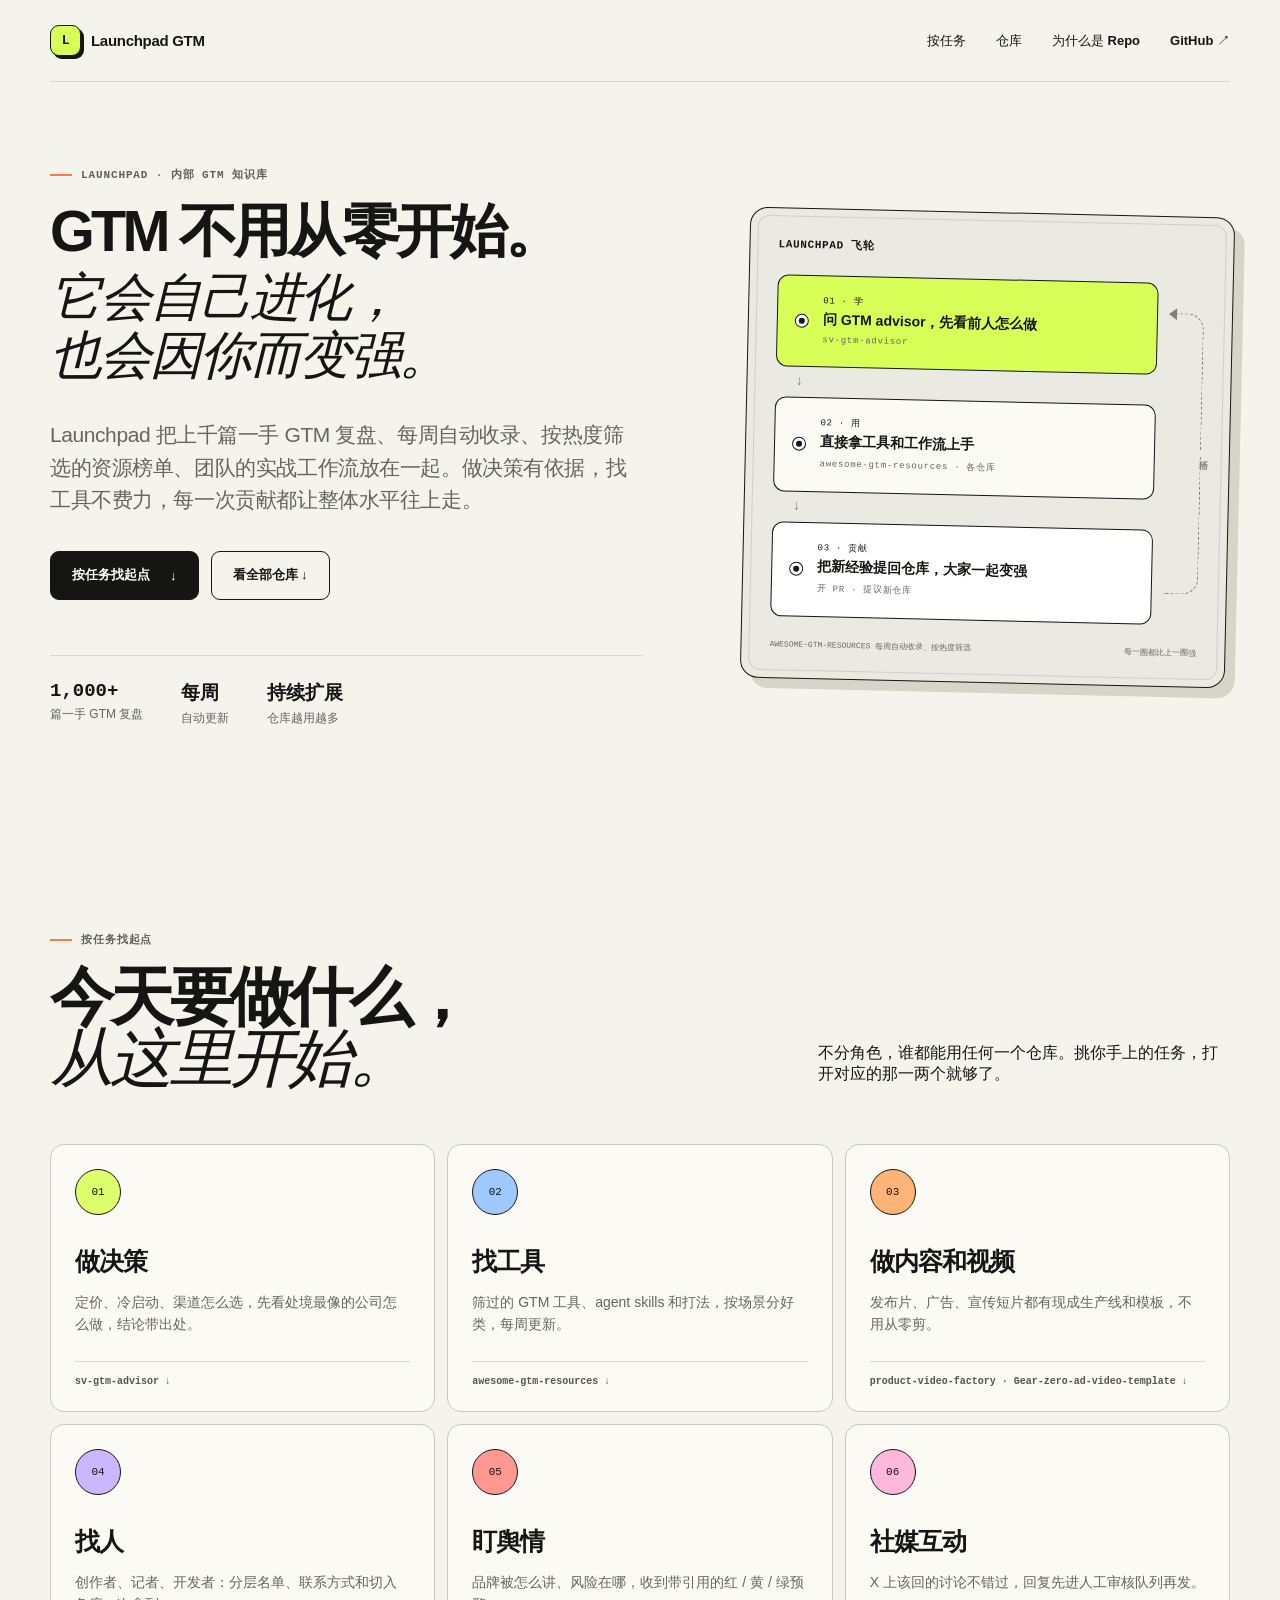
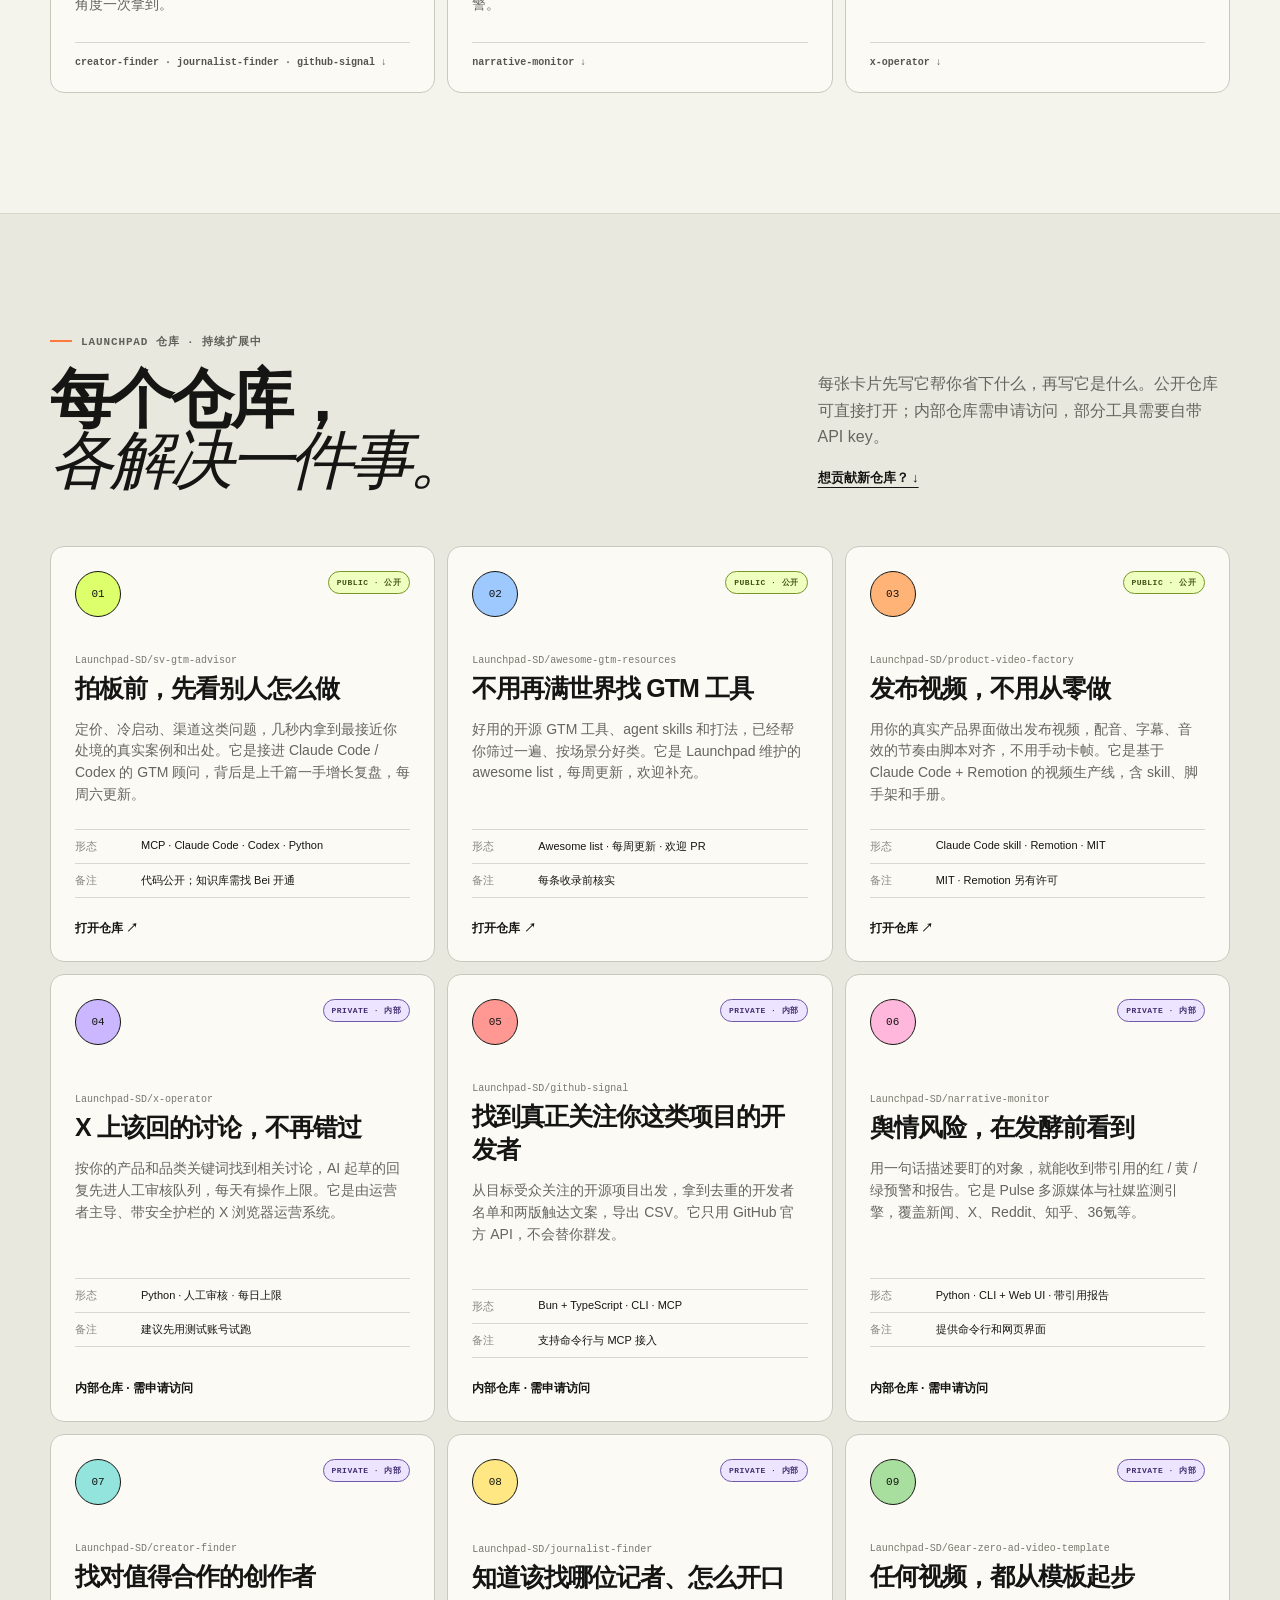
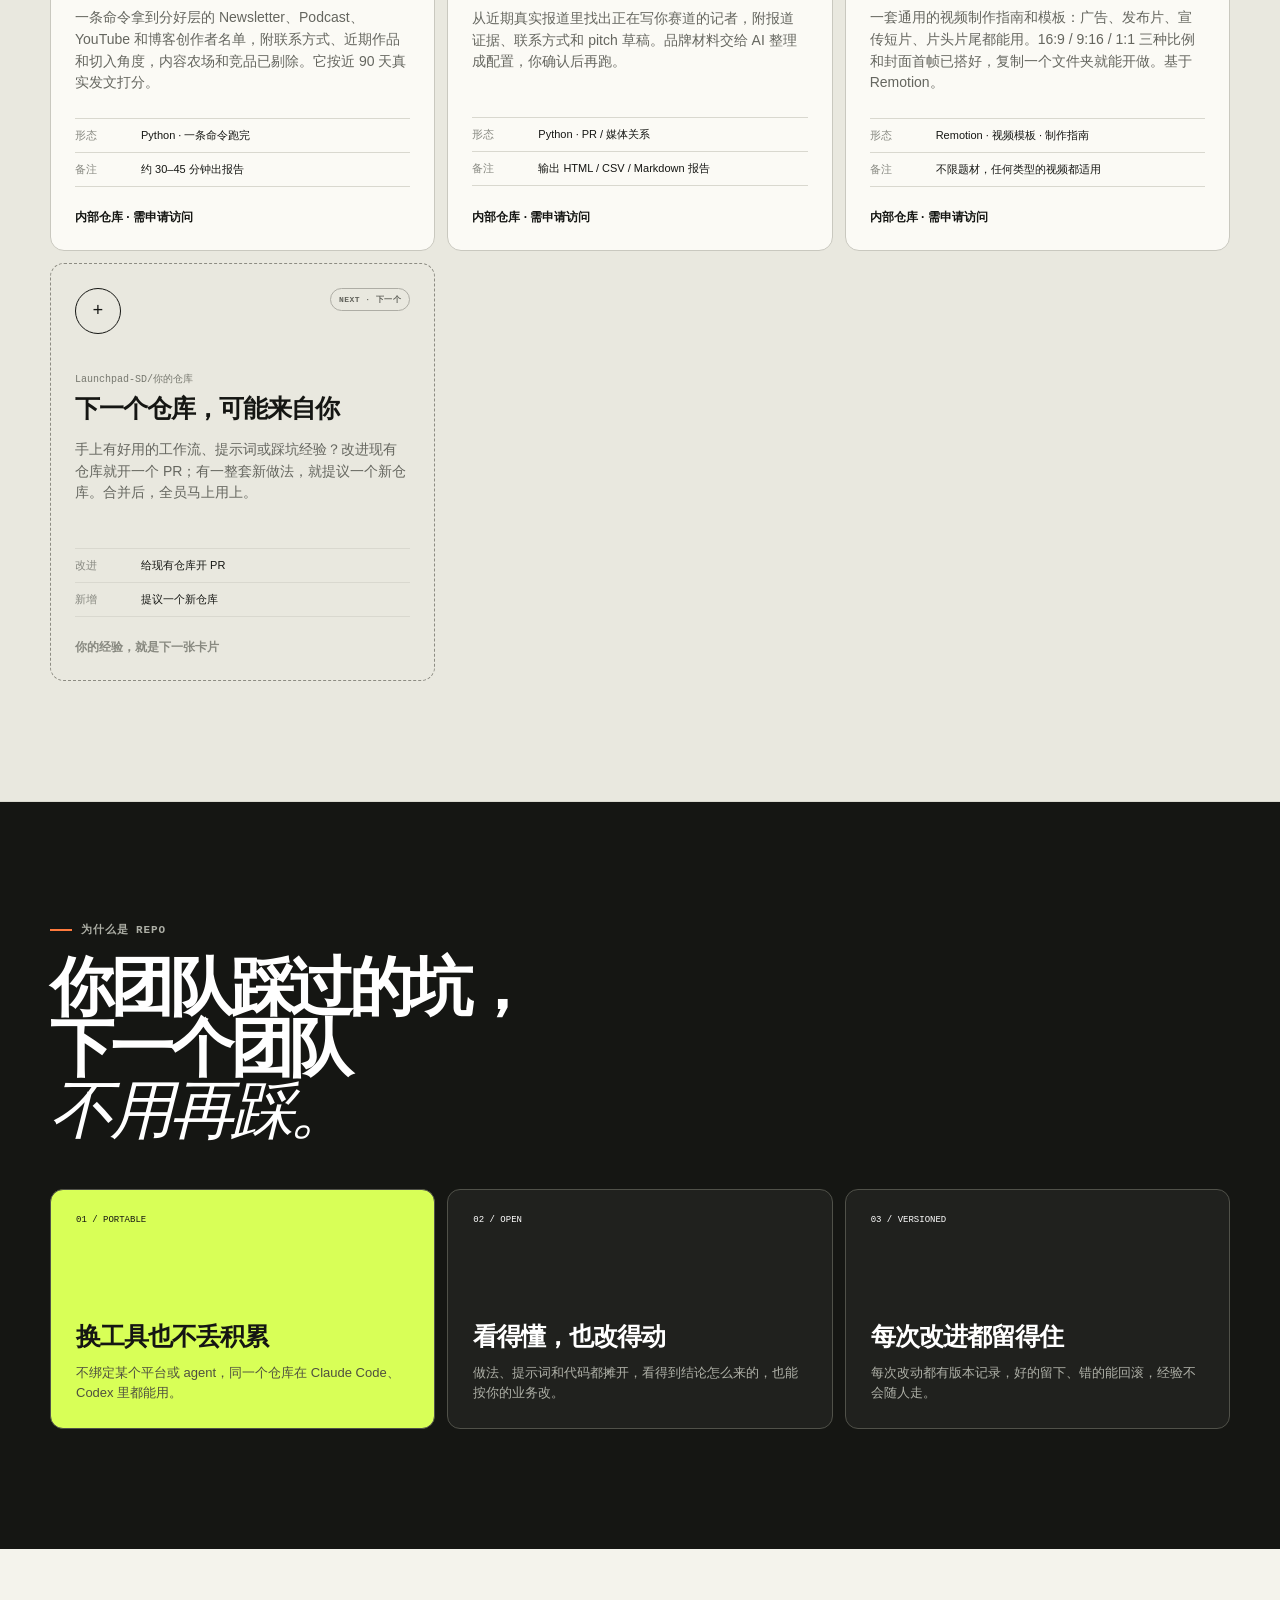
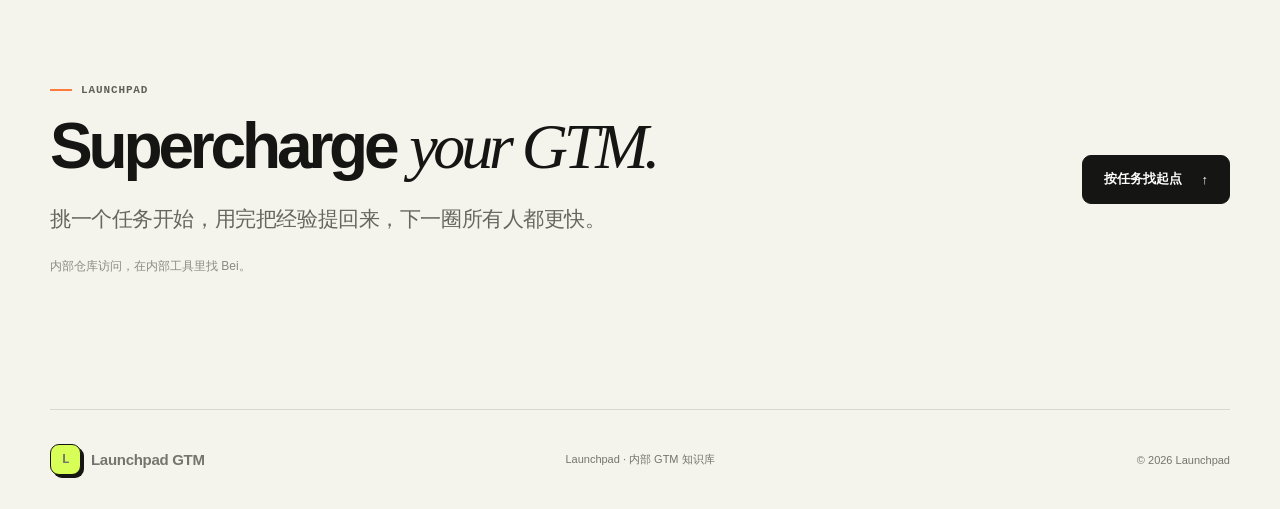
<file: index.html>
<!DOCTYPE html><html lang="zh-CN"><head><meta charSet="utf-8"/><meta name="viewport" content="width=device-width, initial-scale=1"/><link rel="stylesheet" href="/_next/static/chunks/0-pavroi4h.co.css" data-precedence="next"/><link rel="preload" as="script" fetchPriority="low" href="/_next/static/chunks/15xrurgzs99gv.js"/><script src="/_next/static/chunks/0r8nt2o8muejo.js" async=""></script><script src="/_next/static/chunks/07lhk_q6pmm3r.js" async=""></script><script src="/_next/static/chunks/turbopack-0l2a5lou.xw1r.js" async=""></script><script src="/_next/static/chunks/0dbhjjzl8qfwv.js" async=""></script><script src="/_next/static/chunks/0k6kr~ze-.qya.js" async=""></script><title>Launchpad GTM · GTM 不用从零开始</title><meta name="description" content="Launchpad 把上千篇一手 GTM 复盘、每周自动收录、按热度筛选的资源榜单、团队的实战工作流放在一起。做决策有依据，找工具不费力，每一次贡献都让整体水平往上走。"/><meta property="og:title" content="Launchpad GTM · GTM 不用从零开始"/><meta property="og:description" content="Launchpad 把上千篇一手 GTM 复盘、每周自动收录、按热度筛选的资源榜单、团队的实战工作流放在一起。做决策有依据，找工具不费力，每一次贡献都让整体水平往上走。"/><meta property="og:locale" content="zh_CN"/><meta property="og:image" content="https://launchpad-sd.github.io/og.png"/><meta property="og:image:width" content="1200"/><meta property="og:image:height" content="630"/><meta property="og:image:alt" content="Launchpad GTM：GTM 不用从零开始。它会自己进化，也会因你而变强。"/><meta property="og:type" content="website"/><meta name="twitter:card" content="summary_large_image"/><meta name="twitter:title" content="Launchpad GTM · GTM 不用从零开始"/><meta name="twitter:description" content="Launchpad 把上千篇一手 GTM 复盘、每周自动收录、按热度筛选的资源榜单、团队的实战工作流放在一起。做决策有依据，找工具不费力，每一次贡献都让整体水平往上走。"/><meta name="twitter:image" content="https://launchpad-sd.github.io/og.png"/><link rel="icon" href="/favicon.svg"/><script src="/_next/static/chunks/03~yq9q893hmn.js" noModule=""></script></head><body><div hidden=""><!--$--><!--/$--></div><main><nav class="nav shell" aria-label="主导航"><a class="brand" href="#top" aria-label="Launchpad GTM 首页"><span class="brand-mark">L</span><span>Launchpad GTM</span></a><div class="nav-links"><a href="#start">按任务</a><a href="#repos">仓库</a><a href="#why-repo">为什么是 Repo</a><a href="https://github.com/Launchpad-SD" target="_blank" rel="noreferrer">GitHub <span aria-hidden="true">↗</span></a></div></nav><section class="hero shell" id="top"><div class="hero-copy"><p class="eyebrow"><span></span> Launchpad · 内部 GTM 知识库</p><h1 class="hero-title"><span class="nowrap">GTM 不用从零开始。</span><br/><em>它会自己进化，<br/>也会因你而变强。</em></h1><p class="hero-lede">Launchpad 把上千篇一手 GTM 复盘、每周自动收录、按热度筛选的资源榜单、团队的实战工作流放在一起。做决策有依据，找工具不费力，每一次贡献都让整体水平往上走。</p><div class="hero-actions"><a class="button primary" href="#start">按任务找起点 <span>↓</span></a><a class="button secondary" href="#repos">看全部仓库 ↓</a></div><div class="proof-row" aria-label="知识库概览"><div><strong>1,000+</strong><span>篇一手 GTM 复盘</span></div><div><strong>每周</strong><span>自动更新</span></div><div><strong>持续扩展</strong><span>仓库越用越多</span></div></div></div><div class="system-map flywheel" aria-label="Launchpad 飞轮：学、用、贡献，循环往复"><div class="map-label">Launchpad 飞轮</div><ol class="fly-steps"><li><div class="map-node map-source"><span class="node-dot"></span><div><small>01 · 学</small><strong>问 GTM advisor，先看前人怎么做</strong><small>sv-gtm-advisor</small></div></div><div class="fly-arrow" aria-hidden="true">↓</div></li><li><div class="map-node "><span class="node-dot"></span><div><small>02 · 用</small><strong>直接拿工具和工作流上手</strong><small>awesome-gtm-resources · 各仓库</small></div></div><div class="fly-arrow" aria-hidden="true">↓</div></li><li><div class="map-node map-result"><span class="node-dot"></span><div><small>03 · 贡献</small><strong>把新经验提回仓库，大家一起变强</strong><small>开 PR · 提议新仓库</small></div></div></li></ol><div class="fly-loop" aria-hidden="true"><span>循环</span></div><div class="provider-row"><span>awesome-gtm-resources 每周自动收录、按热度筛选</span><span>每一圈都比上一圈强</span></div></div></section><section class="system-section shell" id="start"><div class="section-head system-head"><div><p class="eyebrow"><span></span> 按任务找起点</p><h2>今天要做什么，<br/><em>从这里开始。</em></h2></div><p>不分角色，谁都能用任何一个仓库。挑你手上的任务，打开对应的那一两个就够了。</p></div><div class="product-grid task-grid"><a class="product-card task-card" href="#sv-gtm-advisor"><div class="card-top"><span class="product-symbol lime">01</span></div><div><h3>做决策</h3><p class="product-description">定价、冷启动、渠道怎么选，先看处境最像的公司怎么做，结论带出处。</p></div><div class="card-link">sv-gtm-advisor<!-- --> ↓</div></a><a class="product-card task-card" href="#awesome-gtm-resources"><div class="card-top"><span class="product-symbol blue">02</span></div><div><h3>找工具</h3><p class="product-description">筛过的 GTM 工具、agent skills 和打法，按场景分好类，每周更新。</p></div><div class="card-link">awesome-gtm-resources<!-- --> ↓</div></a><a class="product-card task-card" href="#product-video-factory"><div class="card-top"><span class="product-symbol orange">03</span></div><div><h3>做内容和视频</h3><p class="product-description">发布片、广告、宣传短片都有现成生产线和模板，不用从零剪。</p></div><div class="card-link">product-video-factory · Gear-zero-ad-video-template<!-- --> ↓</div></a><a class="product-card task-card" href="#creator-finder"><div class="card-top"><span class="product-symbol violet">04</span></div><div><h3>找人</h3><p class="product-description">创作者、记者、开发者：分层名单、联系方式和切入角度一次拿到。</p></div><div class="card-link">creator-finder · journalist-finder · github-signal<!-- --> ↓</div></a><a class="product-card task-card" href="#narrative-monitor"><div class="card-top"><span class="product-symbol red">05</span></div><div><h3>盯舆情</h3><p class="product-description">品牌被怎么讲、风险在哪，收到带引用的红 / 黄 / 绿预警。</p></div><div class="card-link">narrative-monitor<!-- --> ↓</div></a><a class="product-card task-card" href="#x-operator"><div class="card-top"><span class="product-symbol pink">06</span></div><div><h3>社媒互动</h3><p class="product-description">X 上该回的讨论不错过，回复先进人工审核队列再发。</p></div><div class="card-link">x-operator<!-- --> ↓</div></a></div></section><section class="product-section" id="repos"><div class="shell"><div class="section-head"><div><p class="eyebrow"><span></span> Launchpad 仓库 · 持续扩展中</p><h2>每个仓库，<br/><em>各解决一件事。</em></h2></div><div class="section-intro"><p>每张卡片先写它帮你省下什么，再写它是什么。公开仓库可直接打开；内部仓库需申请访问，部分工具需要自带 API key。</p><a href="#contribute">想贡献新仓库？ ↓</a></div></div><div class="product-grid"><a class="product-card" id="sv-gtm-advisor" href="https://github.com/Launchpad-SD/sv-gtm-advisor" target="_blank" rel="noreferrer"><div class="card-top"><span class="product-symbol lime">01</span><span class="status status-public">Public · 公开</span></div><div><p class="repo-name">Launchpad-SD/<!-- -->sv-gtm-advisor</p><h3>拍板前，先看别人怎么做</h3><p class="product-description">定价、冷启动、渠道这类问题，几秒内拿到最接近你处境的真实案例和出处。它是接进 Claude Code / Codex 的 GTM 顾问，背后是上千篇一手增长复盘，每周六更新。</p></div><dl><div><dt>形态</dt><dd>MCP · Claude Code · Codex · Python</dd></div><div><dt>备注</dt><dd>代码公开；知识库需找 Bei 开通</dd></div></dl><div class="card-link">打开仓库 ↗</div></a><a class="product-card" id="awesome-gtm-resources" href="https://github.com/Launchpad-SD/awesome-gtm-resources" target="_blank" rel="noreferrer"><div class="card-top"><span class="product-symbol blue">02</span><span class="status status-public">Public · 公开</span></div><div><p class="repo-name">Launchpad-SD/<!-- -->awesome-gtm-resources</p><h3>不用再满世界找 GTM 工具</h3><p class="product-description">好用的开源 GTM 工具、agent skills 和打法，已经帮你筛过一遍、按场景分好类。它是 Launchpad 维护的 awesome list，每周更新，欢迎补充。</p></div><dl><div><dt>形态</dt><dd>Awesome list · 每周更新 · 欢迎 PR</dd></div><div><dt>备注</dt><dd>每条收录前核实</dd></div></dl><div class="card-link">打开仓库 ↗</div></a><a class="product-card" id="product-video-factory" href="https://github.com/Launchpad-SD/product-video-factory" target="_blank" rel="noreferrer"><div class="card-top"><span class="product-symbol orange">03</span><span class="status status-public">Public · 公开</span></div><div><p class="repo-name">Launchpad-SD/<!-- -->product-video-factory</p><h3>发布视频，不用从零做</h3><p class="product-description">用你的真实产品界面做出发布视频，配音、字幕、音效的节奏由脚本对齐，不用手动卡帧。它是基于 Claude Code + Remotion 的视频生产线，含 skill、脚手架和手册。</p></div><dl><div><dt>形态</dt><dd>Claude Code skill · Remotion · MIT</dd></div><div><dt>备注</dt><dd>MIT · Remotion 另有许可</dd></div></dl><div class="card-link">打开仓库 ↗</div></a><article class="product-card private-card" id="x-operator" aria-label="X 上该回的讨论，不再错过：内部仓库，需申请访问"><div class="card-top"><span class="product-symbol violet">04</span><span class="status status-private">Private · 内部</span></div><div><p class="repo-name">Launchpad-SD/<!-- -->x-operator</p><h3>X 上该回的讨论，不再错过</h3><p class="product-description">按你的产品和品类关键词找到相关讨论，AI 起草的回复先进人工审核队列，每天有操作上限。它是由运营者主导、带安全护栏的 X 浏览器运营系统。</p></div><dl><div><dt>形态</dt><dd>Python · 人工审核 · 每日上限</dd></div><div><dt>备注</dt><dd>建议先用测试账号试跑</dd></div></dl><div class="card-link">内部仓库 · 需申请访问</div></article><article class="product-card private-card" id="github-signal" aria-label="找到真正关注你这类项目的开发者：内部仓库，需申请访问"><div class="card-top"><span class="product-symbol red">05</span><span class="status status-private">Private · 内部</span></div><div><p class="repo-name">Launchpad-SD/<!-- -->github-signal</p><h3>找到真正关注你这类项目的开发者</h3><p class="product-description">从目标受众关注的开源项目出发，拿到去重的开发者名单和两版触达文案，导出 CSV。它只用 GitHub 官方 API，不会替你群发。</p></div><dl><div><dt>形态</dt><dd>Bun + TypeScript · CLI · MCP</dd></div><div><dt>备注</dt><dd>支持命令行与 MCP 接入</dd></div></dl><div class="card-link">内部仓库 · 需申请访问</div></article><article class="product-card private-card" id="narrative-monitor" aria-label="舆情风险，在发酵前看到：内部仓库，需申请访问"><div class="card-top"><span class="product-symbol pink">06</span><span class="status status-private">Private · 内部</span></div><div><p class="repo-name">Launchpad-SD/<!-- -->narrative-monitor</p><h3>舆情风险，在发酵前看到</h3><p class="product-description">用一句话描述要盯的对象，就能收到带引用的红 / 黄 / 绿预警和报告。它是 Pulse 多源媒体与社媒监测引擎，覆盖新闻、X、Reddit、知乎、36氪等。</p></div><dl><div><dt>形态</dt><dd>Python · CLI + Web UI · 带引用报告</dd></div><div><dt>备注</dt><dd>提供命令行和网页界面</dd></div></dl><div class="card-link">内部仓库 · 需申请访问</div></article><article class="product-card private-card" id="creator-finder" aria-label="找对值得合作的创作者：内部仓库，需申请访问"><div class="card-top"><span class="product-symbol cyan">07</span><span class="status status-private">Private · 内部</span></div><div><p class="repo-name">Launchpad-SD/<!-- -->creator-finder</p><h3>找对值得合作的创作者</h3><p class="product-description">一条命令拿到分好层的 Newsletter、Podcast、YouTube 和博客创作者名单，附联系方式、近期作品和切入角度，内容农场和竞品已剔除。它按近 90 天真实发文打分。</p></div><dl><div><dt>形态</dt><dd>Python · 一条命令跑完</dd></div><div><dt>备注</dt><dd>约 30–45 分钟出报告</dd></div></dl><div class="card-link">内部仓库 · 需申请访问</div></article><article class="product-card private-card" id="journalist-finder" aria-label="知道该找哪位记者、怎么开口：内部仓库，需申请访问"><div class="card-top"><span class="product-symbol yellow">08</span><span class="status status-private">Private · 内部</span></div><div><p class="repo-name">Launchpad-SD/<!-- -->journalist-finder</p><h3>知道该找哪位记者、怎么开口</h3><p class="product-description">从近期真实报道里找出正在写你赛道的记者，附报道证据、联系方式和 pitch 草稿。品牌材料交给 AI 整理成配置，你确认后再跑。</p></div><dl><div><dt>形态</dt><dd>Python · PR / 媒体关系</dd></div><div><dt>备注</dt><dd>输出 HTML / CSV / Markdown 报告</dd></div></dl><div class="card-link">内部仓库 · 需申请访问</div></article><article class="product-card private-card" id="Gear-zero-ad-video-template" aria-label="任何视频，都从模板起步：内部仓库，需申请访问"><div class="card-top"><span class="product-symbol green">09</span><span class="status status-private">Private · 内部</span></div><div><p class="repo-name">Launchpad-SD/<!-- -->Gear-zero-ad-video-template</p><h3>任何视频，都从模板起步</h3><p class="product-description">一套通用的视频制作指南和模板：广告、发布片、宣传短片、片头片尾都能用。16:9 / 9:16 / 1:1 三种比例和封面首帧已搭好，复制一个文件夹就能开做。基于 Remotion。</p></div><dl><div><dt>形态</dt><dd>Remotion · 视频模板 · 制作指南</dd></div><div><dt>备注</dt><dd>不限题材，任何类型的视频都适用</dd></div></dl><div class="card-link">内部仓库 · 需申请访问</div></article><article class="product-card planned-card next-card" id="contribute" aria-label="下一个仓库，可能来自你"><div class="card-top"><span class="product-symbol">+</span><span class="status">Next · 下一个</span></div><div><p class="repo-name">Launchpad-SD/你的仓库</p><h3>下一个仓库，可能来自你</h3><p class="product-description">手上有好用的工作流、提示词或踩坑经验？改进现有仓库就开一个 PR；有一整套新做法，就提议一个新仓库。合并后，全员马上用上。</p></div><dl><div><dt>改进</dt><dd>给现有仓库开 PR</dd></div><div><dt>新增</dt><dd>提议一个新仓库</dd></div></dl><div class="card-link">你的经验，就是下一张卡片</div></article></div></div></section><section class="principle-section" id="why-repo"><div class="shell principle-grid why-grid"><div><p class="eyebrow light"><span></span> 为什么是 Repo</p><h2>你团队踩过的坑，<br/>下一个团队<br/><em>不用再踩。</em></h2></div><div class="principle-cards three"><article><p class="principle-number">01 / PORTABLE</p><h3>换工具也不丢积累</h3><p>不绑定某个平台或 agent，同一个仓库在 Claude Code、Codex 里都能用。</p></article><article><p class="principle-number">02 / OPEN</p><h3>看得懂，也改得动</h3><p>做法、提示词和代码都摊开，看得到结论怎么来的，也能按你的业务改。</p></article><article><p class="principle-number">03 / VERSIONED</p><h3>每次改进都留得住</h3><p>每次改动都有版本记录，好的留下、错的能回滚，经验不会随人走。</p></article></div></div></section><section class="cta shell" id="access"><div class="cta-copy"><p class="eyebrow"><span></span> Launchpad</p><h2>Supercharge <em>your GTM.</em></h2><p class="cta-line">挑一个任务开始，用完把经验提回来，下一圈所有人都更快。</p><p class="fine-print">内部仓库访问，在内部工具里找 Bei。</p></div><a class="button primary" href="#start">按任务找起点 <span>↑</span></a></section><footer class="footer shell"><a class="brand" href="#top"><span class="brand-mark">L</span><span>Launchpad GTM</span></a><p>Launchpad · 内部 GTM 知识库</p><p>© 2026 Launchpad</p></footer></main><!--$--><!--/$--><script src="/_next/static/chunks/15xrurgzs99gv.js" id="_R_" async=""></script><script>(self.__next_f=self.__next_f||[]).push([0])</script><script>self.__next_f.push([1,"1:\"$Sreact.fragment\"\n2:I[39756,[\"/_next/static/chunks/0dbhjjzl8qfwv.js\",\"/_next/static/chunks/0k6kr~ze-.qya.js\"],\"default\"]\n3:I[37457,[\"/_next/static/chunks/0dbhjjzl8qfwv.js\",\"/_next/static/chunks/0k6kr~ze-.qya.js\"],\"default\"]\nf:I[68027,[\"/_next/static/chunks/0dbhjjzl8qfwv.js\",\"/_next/static/chunks/0k6kr~ze-.qya.js\"],\"default\",1]\n:HL[\"/_next/static/chunks/0-pavroi4h.co.css\",\"style\"]\n"])</script><script>self.__next_f.push([1,"0:{\"P\":null,\"c\":[\"\",\"\"],\"q\":\"\",\"i\":false,\"f\":[[[\"\",{\"children\":[\"__PAGE__\",{}]},\"$undefined\",\"$undefined\",16],[[\"$\",\"$1\",\"c\",{\"children\":[[[\"$\",\"link\",\"0\",{\"rel\":\"stylesheet\",\"href\":\"/_next/static/chunks/0-pavroi4h.co.css\",\"precedence\":\"next\",\"crossOrigin\":\"$undefined\",\"nonce\":\"$undefined\"}],[\"$\",\"script\",\"script-0\",{\"src\":\"/_next/static/chunks/0dbhjjzl8qfwv.js\",\"async\":true,\"nonce\":\"$undefined\"}],[\"$\",\"script\",\"script-1\",{\"src\":\"/_next/static/chunks/0k6kr~ze-.qya.js\",\"async\":true,\"nonce\":\"$undefined\"}]],[\"$\",\"html\",null,{\"lang\":\"zh-CN\",\"children\":[\"$\",\"body\",null,{\"children\":[\"$\",\"$L2\",null,{\"parallelRouterKey\":\"children\",\"error\":\"$undefined\",\"errorStyles\":\"$undefined\",\"errorScripts\":\"$undefined\",\"template\":[\"$\",\"$L3\",null,{}],\"templateStyles\":\"$undefined\",\"templateScripts\":\"$undefined\",\"notFound\":[[[\"$\",\"title\",null,{\"children\":\"404: This page could not be found.\"}],[\"$\",\"div\",null,{\"style\":{\"fontFamily\":\"system-ui,\\\"Segoe UI\\\",Roboto,Helvetica,Arial,sans-serif,\\\"Apple Color Emoji\\\",\\\"Segoe UI Emoji\\\"\",\"height\":\"100vh\",\"textAlign\":\"center\",\"display\":\"flex\",\"flexDirection\":\"column\",\"alignItems\":\"center\",\"justifyContent\":\"center\"},\"children\":[\"$\",\"div\",null,{\"children\":[[\"$\",\"style\",null,{\"dangerouslySetInnerHTML\":{\"__html\":\"body{color:#000;background:#fff;margin:0}.next-error-h1{border-right:1px solid rgba(0,0,0,.3)}@media (prefers-color-scheme:dark){body{color:#fff;background:#000}.next-error-h1{border-right:1px solid rgba(255,255,255,.3)}}\"}}],[\"$\",\"h1\",null,{\"className\":\"next-error-h1\",\"style\":{\"display\":\"inline-block\",\"margin\":\"0 20px 0 0\",\"padding\":\"0 23px 0 0\",\"fontSize\":24,\"fontWeight\":500,\"verticalAlign\":\"top\",\"lineHeight\":\"49px\"},\"children\":404}],[\"$\",\"div\",null,{\"style\":{\"display\":\"inline-block\"},\"children\":[\"$\",\"h2\",null,{\"style\":{\"fontSize\":14,\"fontWeight\":400,\"lineHeight\":\"49px\",\"margin\":0},\"children\":\"This page could not be found.\"}]}]]}]}]],[]],\"forbidden\":\"$undefined\",\"unauthorized\":\"$undefined\"}]}]}]]}],{\"children\":[[\"$\",\"$1\",\"c\",{\"children\":[[\"$\",\"main\",null,{\"children\":[[\"$\",\"nav\",null,{\"className\":\"nav shell\",\"aria-label\":\"主导航\",\"children\":[[\"$\",\"a\",null,{\"className\":\"brand\",\"href\":\"#top\",\"aria-label\":\"Launchpad GTM 首页\",\"children\":[[\"$\",\"span\",null,{\"className\":\"brand-mark\",\"children\":\"L\"}],[\"$\",\"span\",null,{\"children\":\"Launchpad GTM\"}]]}],[\"$\",\"div\",null,{\"className\":\"nav-links\",\"children\":[[\"$\",\"a\",null,{\"href\":\"#start\",\"children\":\"按任务\"}],[\"$\",\"a\",null,{\"href\":\"#repos\",\"children\":\"仓库\"}],[\"$\",\"a\",null,{\"href\":\"#why-repo\",\"children\":\"为什么是 Repo\"}],[\"$\",\"a\",null,{\"href\":\"https://github.com/Launchpad-SD\",\"target\":\"_blank\",\"rel\":\"noreferrer\",\"children\":[\"GitHub \",[\"$\",\"span\",null,{\"aria-hidden\":\"true\",\"children\":\"↗\"}]]}]]}]]}],[\"$\",\"section\",null,{\"className\":\"hero shell\",\"id\":\"top\",\"children\":[[\"$\",\"div\",null,{\"className\":\"hero-copy\",\"children\":[[\"$\",\"p\",null,{\"className\":\"eyebrow\",\"children\":[[\"$\",\"span\",null,{}],\" Launchpad · 内部 GTM 知识库\"]}],[\"$\",\"h1\",null,{\"className\":\"hero-title\",\"children\":[[\"$\",\"span\",null,{\"className\":\"nowrap\",\"children\":\"GTM 不用从零开始。\"}],[\"$\",\"br\",null,{}],[\"$\",\"em\",null,{\"children\":[\"它会自己进化，\",[\"$\",\"br\",null,{}],\"也会因你而变强。\"]}]]}],[\"$\",\"p\",null,{\"className\":\"hero-lede\",\"children\":\"Launchpad 把上千篇一手 GTM 复盘、每周自动收录、按热度筛选的资源榜单、团队的实战工作流放在一起。做决策有依据，找工具不费力，每一次贡献都让整体水平往上走。\"}],[\"$\",\"div\",null,{\"className\":\"hero-actions\",\"children\":[[\"$\",\"a\",null,{\"className\":\"button primary\",\"href\":\"#start\",\"children\":[\"按任务找起点 \",[\"$\",\"span\",null,{\"children\":\"↓\"}]]}],[\"$\",\"a\",null,{\"className\":\"button secondary\",\"href\":\"#repos\",\"children\":\"看全部仓库 ↓\"}]]}],[\"$\",\"div\",null,{\"className\":\"proof-row\",\"aria-label\":\"知识库概览\",\"children\":[[\"$\",\"div\",null,{\"children\":[[\"$\",\"strong\",null,{\"children\":\"1,000+\"}],[\"$\",\"span\",null,{\"children\":\"篇一手 GTM 复盘\"}]]}],[\"$\",\"div\",null,{\"children\":[[\"$\",\"strong\",null,{\"children\":\"每周\"}],[\"$\",\"span\",null,{\"children\":\"自动更新\"}]]}],[\"$\",\"div\",null,{\"children\":[[\"$\",\"strong\",null,{\"children\":\"持续扩展\"}],[\"$\",\"span\",null,{\"children\":\"仓库越用越多\"}]]}]]}]]}],[\"$\",\"div\",null,{\"className\":\"system-map flywheel\",\"aria-label\":\"Launchpad 飞轮：学、用、贡献，循环往复\",\"children\":[[\"$\",\"div\",null,{\"className\":\"map-label\",\"children\":\"Launchpad 飞轮\"}],[\"$\",\"ol\",null,{\"className\":\"fly-steps\",\"children\":[[\"$\",\"li\",\"01 · 学\",{\"children\":[[\"$\",\"div\",null,{\"className\":\"map-node map-source\",\"children\":[[\"$\",\"span\",null,{\"className\":\"node-dot\"}],[\"$\",\"div\",null,{\"children\":[[\"$\",\"small\",null,{\"children\":\"01 · 学\"}],[\"$\",\"strong\",null,{\"children\":\"问 GTM advisor，先看前人怎么做\"}],[\"$\",\"small\",null,{\"children\":\"sv-gtm-advisor\"}]]}]]}],[\"$\",\"div\",null,{\"className\":\"fly-arrow\",\"aria-hidden\":\"true\",\"children\":\"↓\"}]]}],[\"$\",\"li\",\"02 · 用\",{\"children\":[[\"$\",\"div\",null,{\"className\":\"map-node \",\"children\":[[\"$\",\"span\",null,{\"className\":\"node-dot\"}],[\"$\",\"div\",null,{\"children\":[[\"$\",\"small\",null,{\"children\":\"02 · 用\"}],[\"$\",\"strong\",null,{\"children\":\"直接拿工具和工作流上手\"}],[\"$\",\"small\",null,{\"children\":\"awesome-gtm-resources · 各仓库\"}]]}]]}],[\"$\",\"div\",null,{\"className\":\"fly-arrow\",\"aria-hidden\":\"true\",\"children\":\"↓\"}]]}],[\"$\",\"li\",\"03 · 贡献\",{\"children\":[[\"$\",\"div\",null,{\"className\":\"map-node map-result\",\"children\":[\"$L4\",\"$L5\"]}],false]}]]}],\"$L6\",\"$L7\"]}]]}],\"$L8\",\"$L9\",\"$La\",\"$Lb\",\"$Lc\"]}],null,\"$Ld\"]}],{},null,false,null]},null,false,null],\"$Le\",false]],\"m\":\"$undefined\",\"G\":[\"$f\",[\"$L10\"]],\"S\":true,\"h\":null,\"s\":\"$undefined\",\"l\":\"$undefined\",\"p\":\"$undefined\",\"d\":\"$undefined\",\"b\":\"l-qn_B9mUD6d3SoURH5x8\"}\n"])</script><script>self.__next_f.push([1,"18:I[97367,[\"/_next/static/chunks/0dbhjjzl8qfwv.js\",\"/_next/static/chunks/0k6kr~ze-.qya.js\"],\"OutletBoundary\"]\n19:\"$Sreact.suspense\"\n1b:I[97367,[\"/_next/static/chunks/0dbhjjzl8qfwv.js\",\"/_next/static/chunks/0k6kr~ze-.qya.js\"],\"ViewportBoundary\"]\n1d:I[97367,[\"/_next/static/chunks/0dbhjjzl8qfwv.js\",\"/_next/static/chunks/0k6kr~ze-.qya.js\"],\"MetadataBoundary\"]\n4:[\"$\",\"span\",null,{\"className\":\"node-dot\"}]\n5:[\"$\",\"div\",null,{\"children\":[[\"$\",\"small\",null,{\"children\":\"03 · 贡献\"}],[\"$\",\"strong\",null,{\"children\":\"把新经验提回仓库，大家一起变强\"}],[\"$\",\"small\",null,{\"children\":\"开 PR · 提议新仓库\"}]]}]\n6:[\"$\",\"div\",null,{\"className\":\"fly-loop\",\"aria-hidden\":\"true\",\"children\":[\"$\",\"span\",null,{\"children\":\"循环\"}]}]\n7:[\"$\",\"div\",null,{\"className\":\"provider-row\",\"children\":[[\"$\",\"span\",null,{\"children\":\"awesome-gtm-resources 每周自动收录、按热度筛选\"}],[\"$\",\"span\",null,{\"children\":\"每一圈都比上一圈强\"}]]}]\n"])</script><script>self.__next_f.push([1,"8:[\"$\",\"section\",null,{\"className\":\"system-section shell\",\"id\":\"start\",\"children\":[[\"$\",\"div\",null,{\"className\":\"section-head system-head\",\"children\":[[\"$\",\"div\",null,{\"children\":[[\"$\",\"p\",null,{\"className\":\"eyebrow\",\"children\":[[\"$\",\"span\",null,{}],\" 按任务找起点\"]}],[\"$\",\"h2\",null,{\"children\":[\"今天要做什么，\",[\"$\",\"br\",null,{}],[\"$\",\"em\",null,{\"children\":\"从这里开始。\"}]]}]]}],[\"$\",\"p\",null,{\"children\":\"不分角色，谁都能用任何一个仓库。挑你手上的任务，打开对应的那一两个就够了。\"}]]}],[\"$\",\"div\",null,{\"className\":\"product-grid task-grid\",\"children\":[[\"$\",\"a\",\"做决策\",{\"className\":\"product-card task-card\",\"href\":\"#sv-gtm-advisor\",\"children\":[[\"$\",\"div\",null,{\"className\":\"card-top\",\"children\":[\"$\",\"span\",null,{\"className\":\"product-symbol lime\",\"children\":\"01\"}]}],[\"$\",\"div\",null,{\"children\":[[\"$\",\"h3\",null,{\"children\":\"做决策\"}],[\"$\",\"p\",null,{\"className\":\"product-description\",\"children\":\"定价、冷启动、渠道怎么选，先看处境最像的公司怎么做，结论带出处。\"}]]}],[\"$\",\"div\",null,{\"className\":\"card-link\",\"children\":[\"sv-gtm-advisor\",\" ↓\"]}]]}],[\"$\",\"a\",\"找工具\",{\"className\":\"product-card task-card\",\"href\":\"#awesome-gtm-resources\",\"children\":[[\"$\",\"div\",null,{\"className\":\"card-top\",\"children\":[\"$\",\"span\",null,{\"className\":\"product-symbol blue\",\"children\":\"02\"}]}],[\"$\",\"div\",null,{\"children\":[[\"$\",\"h3\",null,{\"children\":\"找工具\"}],[\"$\",\"p\",null,{\"className\":\"product-description\",\"children\":\"筛过的 GTM 工具、agent skills 和打法，按场景分好类，每周更新。\"}]]}],[\"$\",\"div\",null,{\"className\":\"card-link\",\"children\":[\"awesome-gtm-resources\",\" ↓\"]}]]}],[\"$\",\"a\",\"做内容和视频\",{\"className\":\"product-card task-card\",\"href\":\"#product-video-factory\",\"children\":[[\"$\",\"div\",null,{\"className\":\"card-top\",\"children\":[\"$\",\"span\",null,{\"className\":\"product-symbol orange\",\"children\":\"03\"}]}],[\"$\",\"div\",null,{\"children\":[[\"$\",\"h3\",null,{\"children\":\"做内容和视频\"}],[\"$\",\"p\",null,{\"className\":\"product-description\",\"children\":\"发布片、广告、宣传短片都有现成生产线和模板，不用从零剪。\"}]]}],[\"$\",\"div\",null,{\"className\":\"card-link\",\"children\":[\"product-video-factory · Gear-zero-ad-video-template\",\" ↓\"]}]]}],[\"$\",\"a\",\"找人\",{\"className\":\"product-card task-card\",\"href\":\"#creator-finder\",\"children\":[[\"$\",\"div\",null,{\"className\":\"card-top\",\"children\":[\"$\",\"span\",null,{\"className\":\"product-symbol violet\",\"children\":\"04\"}]}],[\"$\",\"div\",null,{\"children\":[[\"$\",\"h3\",null,{\"children\":\"找人\"}],[\"$\",\"p\",null,{\"className\":\"product-description\",\"children\":\"创作者、记者、开发者：分层名单、联系方式和切入角度一次拿到。\"}]]}],[\"$\",\"div\",null,{\"className\":\"card-link\",\"children\":[\"creator-finder · journalist-finder · github-signal\",\" ↓\"]}]]}],[\"$\",\"a\",\"盯舆情\",{\"className\":\"product-card task-card\",\"href\":\"#narrative-monitor\",\"children\":[[\"$\",\"div\",null,{\"className\":\"card-top\",\"children\":[\"$\",\"span\",null,{\"className\":\"product-symbol red\",\"children\":\"05\"}]}],[\"$\",\"div\",null,{\"children\":[[\"$\",\"h3\",null,{\"children\":\"盯舆情\"}],[\"$\",\"p\",null,{\"className\":\"product-description\",\"children\":\"品牌被怎么讲、风险在哪，收到带引用的红 / 黄 / 绿预警。\"}]]}],[\"$\",\"div\",null,{\"className\":\"card-link\",\"children\":[\"narrative-monitor\",\" ↓\"]}]]}],[\"$\",\"a\",\"社媒互动\",{\"className\":\"product-card task-card\",\"href\":\"#x-operator\",\"children\":[[\"$\",\"div\",null,{\"className\":\"card-top\",\"children\":[\"$\",\"span\",null,{\"className\":\"product-symbol pink\",\"children\":\"06\"}]}],[\"$\",\"div\",null,{\"children\":[[\"$\",\"h3\",null,{\"children\":\"社媒互动\"}],[\"$\",\"p\",null,{\"className\":\"product-description\",\"children\":\"X 上该回的讨论不错过，回复先进人工审核队列再发。\"}]]}],[\"$\",\"div\",null,{\"className\":\"card-link\",\"children\":[\"x-operator\",\" ↓\"]}]]}]]}]]}]\n"])</script><script>self.__next_f.push([1,"9:[\"$\",\"section\",null,{\"className\":\"product-section\",\"id\":\"repos\",\"children\":[\"$\",\"div\",null,{\"className\":\"shell\",\"children\":[[\"$\",\"div\",null,{\"className\":\"section-head\",\"children\":[[\"$\",\"div\",null,{\"children\":[[\"$\",\"p\",null,{\"className\":\"eyebrow\",\"children\":[[\"$\",\"span\",null,{}],\" Launchpad 仓库 · 持续扩展中\"]}],[\"$\",\"h2\",null,{\"children\":[\"每个仓库，\",[\"$\",\"br\",null,{}],[\"$\",\"em\",null,{\"children\":\"各解决一件事。\"}]]}]]}],[\"$\",\"div\",null,{\"className\":\"section-intro\",\"children\":[[\"$\",\"p\",null,{\"children\":\"每张卡片先写它帮你省下什么，再写它是什么。公开仓库可直接打开；内部仓库需申请访问，部分工具需要自带 API key。\"}],[\"$\",\"a\",null,{\"href\":\"#contribute\",\"children\":\"想贡献新仓库？ ↓\"}]]}]]}],[\"$\",\"div\",null,{\"className\":\"product-grid\",\"children\":[[[\"$\",\"a\",\"sv-gtm-advisor\",{\"className\":\"product-card\",\"id\":\"sv-gtm-advisor\",\"href\":\"https://github.com/Launchpad-SD/sv-gtm-advisor\",\"target\":\"_blank\",\"rel\":\"noreferrer\",\"children\":[[\"$\",\"div\",null,{\"className\":\"card-top\",\"children\":[[\"$\",\"span\",null,{\"className\":\"product-symbol lime\",\"children\":\"01\"}],[\"$\",\"span\",null,{\"className\":\"status status-public\",\"children\":\"Public · 公开\"}]]}],[\"$\",\"div\",null,{\"children\":[[\"$\",\"p\",null,{\"className\":\"repo-name\",\"children\":[\"Launchpad-SD/\",\"sv-gtm-advisor\"]}],[\"$\",\"h3\",null,{\"children\":\"拍板前，先看别人怎么做\"}],[\"$\",\"p\",null,{\"className\":\"product-description\",\"children\":\"定价、冷启动、渠道这类问题，几秒内拿到最接近你处境的真实案例和出处。它是接进 Claude Code / Codex 的 GTM 顾问，背后是上千篇一手增长复盘，每周六更新。\"}]]}],[\"$\",\"dl\",null,{\"children\":[[\"$\",\"div\",null,{\"children\":[[\"$\",\"dt\",null,{\"children\":\"形态\"}],[\"$\",\"dd\",null,{\"children\":\"MCP · Claude Code · Codex · Python\"}]]}],[\"$\",\"div\",null,{\"children\":[[\"$\",\"dt\",null,{\"children\":\"备注\"}],[\"$\",\"dd\",null,{\"children\":\"代码公开；知识库需找 Bei 开通\"}]]}]]}],[\"$\",\"div\",null,{\"className\":\"card-link\",\"children\":\"打开仓库 ↗\"}]]}],[\"$\",\"a\",\"awesome-gtm-resources\",{\"className\":\"product-card\",\"id\":\"awesome-gtm-resources\",\"href\":\"https://github.com/Launchpad-SD/awesome-gtm-resources\",\"target\":\"_blank\",\"rel\":\"noreferrer\",\"children\":[[\"$\",\"div\",null,{\"className\":\"card-top\",\"children\":[[\"$\",\"span\",null,{\"className\":\"product-symbol blue\",\"children\":\"02\"}],[\"$\",\"span\",null,{\"className\":\"status status-public\",\"children\":\"Public · 公开\"}]]}],[\"$\",\"div\",null,{\"children\":[[\"$\",\"p\",null,{\"className\":\"repo-name\",\"children\":[\"Launchpad-SD/\",\"awesome-gtm-resources\"]}],[\"$\",\"h3\",null,{\"children\":\"不用再满世界找 GTM 工具\"}],[\"$\",\"p\",null,{\"className\":\"product-description\",\"children\":\"好用的开源 GTM 工具、agent skills 和打法，已经帮你筛过一遍、按场景分好类。它是 Launchpad 维护的 awesome list，每周更新，欢迎补充。\"}]]}],[\"$\",\"dl\",null,{\"children\":[[\"$\",\"div\",null,{\"children\":[[\"$\",\"dt\",null,{\"children\":\"形态\"}],[\"$\",\"dd\",null,{\"children\":\"Awesome list · 每周更新 · 欢迎 PR\"}]]}],[\"$\",\"div\",null,{\"children\":[[\"$\",\"dt\",null,{\"children\":\"备注\"}],[\"$\",\"dd\",null,{\"children\":\"每条收录前核实\"}]]}]]}],[\"$\",\"div\",null,{\"className\":\"card-link\",\"children\":\"打开仓库 ↗\"}]]}],[\"$\",\"a\",\"product-video-factory\",{\"className\":\"product-card\",\"id\":\"product-video-factory\",\"href\":\"https://github.com/Launchpad-SD/product-video-factory\",\"target\":\"_blank\",\"rel\":\"noreferrer\",\"children\":[[\"$\",\"div\",null,{\"className\":\"card-top\",\"children\":[[\"$\",\"span\",null,{\"className\":\"product-symbol orange\",\"children\":\"03\"}],[\"$\",\"span\",null,{\"className\":\"status status-public\",\"children\":\"Public · 公开\"}]]}],[\"$\",\"div\",null,{\"children\":[[\"$\",\"p\",null,{\"className\":\"repo-name\",\"children\":[\"Launchpad-SD/\",\"product-video-factory\"]}],[\"$\",\"h3\",null,{\"children\":\"发布视频，不用从零做\"}],[\"$\",\"p\",null,{\"className\":\"product-description\",\"children\":\"用你的真实产品界面做出发布视频，配音、字幕、音效的节奏由脚本对齐，不用手动卡帧。它是基于 Claude Code + Remotion 的视频生产线，含 skill、脚手架和手册。\"}]]}],[\"$\",\"dl\",null,{\"children\":[[\"$\",\"div\",null,{\"children\":[[\"$\",\"dt\",null,{\"children\":\"形态\"}],[\"$\",\"dd\",null,{\"children\":\"Claude Code skill · Remotion · MIT\"}]]}],[\"$\",\"div\",null,{\"children\":[[\"$\",\"dt\",null,{\"children\":\"备注\"}],[\"$\",\"dd\",null,{\"children\":\"MIT · Remotion 另有许可\"}]]}]]}],[\"$\",\"div\",null,{\"className\":\"card-link\",\"children\":\"打开仓库 ↗\"}]]}],[\"$\",\"article\",\"x-operator\",{\"className\":\"product-card private-card\",\"id\":\"x-operator\",\"aria-label\":\"X 上该回的讨论，不再错过：内部仓库，需申请访问\",\"children\":[[\"$\",\"div\",null,{\"className\":\"card-top\",\"children\":[[\"$\",\"span\",null,{\"className\":\"product-symbol violet\",\"children\":\"04\"}],[\"$\",\"span\",null,{\"className\":\"status status-private\",\"children\":\"Private · 内部\"}]]}],[\"$\",\"div\",null,{\"children\":[[\"$\",\"p\",null,{\"className\":\"repo-name\",\"children\":[\"Launchpad-SD/\",\"x-operator\"]}],[\"$\",\"h3\",null,{\"children\":\"X 上该回的讨论，不再错过\"}],[\"$\",\"p\",null,{\"className\":\"product-description\",\"children\":\"按你的产品和品类关键词找到相关讨论，AI 起草的回复先进人工审核队列，每天有操作上限。它是由运营者主导、带安全护栏的 X 浏览器运营系统。\"}]]}],[\"$\",\"dl\",null,{\"children\":[[\"$\",\"div\",null,{\"children\":[[\"$\",\"dt\",null,{\"children\":\"形态\"}],[\"$\",\"dd\",null,{\"children\":\"Python · 人工审核 · 每日上限\"}]]}],[\"$\",\"div\",null,{\"children\":[[\"$\",\"dt\",null,{\"children\":\"备注\"}],[\"$\",\"dd\",null,{\"children\":\"建议先用测试账号试跑\"}]]}]]}],\"$L11\"]}],\"$L12\",\"$L13\",\"$L14\",\"$L15\",\"$L16\"],\"$L17\"]}]]}]}]\n"])</script><script>self.__next_f.push([1,"a:[\"$\",\"section\",null,{\"className\":\"principle-section\",\"id\":\"why-repo\",\"children\":[\"$\",\"div\",null,{\"className\":\"shell principle-grid why-grid\",\"children\":[[\"$\",\"div\",null,{\"children\":[[\"$\",\"p\",null,{\"className\":\"eyebrow light\",\"children\":[[\"$\",\"span\",null,{}],\" 为什么是 Repo\"]}],[\"$\",\"h2\",null,{\"children\":[\"你团队踩过的坑，\",[\"$\",\"br\",null,{}],\"下一个团队\",[\"$\",\"br\",null,{}],[\"$\",\"em\",null,{\"children\":\"不用再踩。\"}]]}]]}],[\"$\",\"div\",null,{\"className\":\"principle-cards three\",\"children\":[[\"$\",\"article\",null,{\"children\":[[\"$\",\"p\",null,{\"className\":\"principle-number\",\"children\":\"01 / PORTABLE\"}],[\"$\",\"h3\",null,{\"children\":\"换工具也不丢积累\"}],[\"$\",\"p\",null,{\"children\":\"不绑定某个平台或 agent，同一个仓库在 Claude Code、Codex 里都能用。\"}]]}],[\"$\",\"article\",null,{\"children\":[[\"$\",\"p\",null,{\"className\":\"principle-number\",\"children\":\"02 / OPEN\"}],[\"$\",\"h3\",null,{\"children\":\"看得懂，也改得动\"}],[\"$\",\"p\",null,{\"children\":\"做法、提示词和代码都摊开，看得到结论怎么来的，也能按你的业务改。\"}]]}],[\"$\",\"article\",null,{\"children\":[[\"$\",\"p\",null,{\"className\":\"principle-number\",\"children\":\"03 / VERSIONED\"}],[\"$\",\"h3\",null,{\"children\":\"每次改进都留得住\"}],[\"$\",\"p\",null,{\"children\":\"每次改动都有版本记录，好的留下、错的能回滚，经验不会随人走。\"}]]}]]}]]}]}]\nb:[\"$\",\"section\",null,{\"className\":\"cta shell\",\"id\":\"access\",\"children\":[[\"$\",\"div\",null,{\"className\":\"cta-copy\",\"children\":[[\"$\",\"p\",null,{\"className\":\"eyebrow\",\"children\":[[\"$\",\"span\",null,{}],\" Launchpad\"]}],[\"$\",\"h2\",null,{\"children\":[\"Supercharge \",[\"$\",\"em\",null,{\"children\":\"your GTM.\"}]]}],[\"$\",\"p\",null,{\"className\":\"cta-line\",\"children\":\"挑一个任务开始，用完把经验提回来，下一圈所有人都更快。\"}],[\"$\",\"p\",null,{\"className\":\"fine-print\",\"children\":\"内部仓库访问，在内部工具里找 Bei。\"}]]}],[\"$\",\"a\",null,{\"className\":\"button primary\",\"href\":\"#start\",\"children\":[\"按任务找起点 \",[\"$\",\"span\",null,{\"children\":\"↑\"}]]}]]}]\nc:[\"$\",\"footer\",null,{\"className\":\"footer shell\",\"children\":[[\"$\",\"a\",null,{\"className\":\"brand\",\"href\":\"#top\",\"children\":[[\"$\",\"span\",null,{\"className\":\"brand-mark\",\"children\":\"L\"}],[\"$\",\"span\",null,{\"children\":\"Launchpad GTM\"}]]}],[\"$\",\"p\",null,{\"children\":\"Launchpad · 内部 GTM 知识库\"}],[\"$\",\"p\",null,{\"children\":\"© 2026 Launchpad\"}]]}]\nd:[\"$\",\"$L18\",null,{\"children\":[\"$\",\"$19\",null,{\"name\":\"Next.MetadataOutlet\",\"children\":\"$@1a\"}]}]\ne:[\"$\",\"$1\",\"h\",{\"children\":[null,[\"$\",\"$L1b\",null,{\"children\":\"$L1c\"}],[\"$\",\"div\",null,{\"hidden\":true,\"children\":[\"$\",\"$L1d\",null,{\"children\":[\"$\",\"$19\",null,{\"name\":\"Next.Metadata\",\"children\":\"$L1e\"}]}]}],null]}]\n10:[\"$\",\"link\",\"0\",{\"rel\":\"stylesheet\",\"href\":\"/_next/static/chunks/0-pavroi4h.co.css\",\"precedence\":\"next\",\"crossOrigin\":\"$undefined\",\"nonce\":\"$undefined\"}]\n"])</script><script>self.__next_f.push([1,"11:[\"$\",\"div\",null,{\"className\":\"card-link\",\"children\":\"内部仓库 · 需申请访问\"}]\n12:[\"$\",\"article\",\"github-signal\",{\"className\":\"product-card private-card\",\"id\":\"github-signal\",\"aria-label\":\"找到真正关注你这类项目的开发者：内部仓库，需申请访问\",\"children\":[[\"$\",\"div\",null,{\"className\":\"card-top\",\"children\":[[\"$\",\"span\",null,{\"className\":\"product-symbol red\",\"children\":\"05\"}],[\"$\",\"span\",null,{\"className\":\"status status-private\",\"children\":\"Private · 内部\"}]]}],[\"$\",\"div\",null,{\"children\":[[\"$\",\"p\",null,{\"className\":\"repo-name\",\"children\":[\"Launchpad-SD/\",\"github-signal\"]}],[\"$\",\"h3\",null,{\"children\":\"找到真正关注你这类项目的开发者\"}],[\"$\",\"p\",null,{\"className\":\"product-description\",\"children\":\"从目标受众关注的开源项目出发，拿到去重的开发者名单和两版触达文案，导出 CSV。它只用 GitHub 官方 API，不会替你群发。\"}]]}],[\"$\",\"dl\",null,{\"children\":[[\"$\",\"div\",null,{\"children\":[[\"$\",\"dt\",null,{\"children\":\"形态\"}],[\"$\",\"dd\",null,{\"children\":\"Bun + TypeScript · CLI · MCP\"}]]}],[\"$\",\"div\",null,{\"children\":[[\"$\",\"dt\",null,{\"children\":\"备注\"}],[\"$\",\"dd\",null,{\"children\":\"支持命令行与 MCP 接入\"}]]}]]}],[\"$\",\"div\",null,{\"className\":\"card-link\",\"children\":\"内部仓库 · 需申请访问\"}]]}]\n13:[\"$\",\"article\",\"narrative-monitor\",{\"className\":\"product-card private-card\",\"id\":\"narrative-monitor\",\"aria-label\":\"舆情风险，在发酵前看到：内部仓库，需申请访问\",\"children\":[[\"$\",\"div\",null,{\"className\":\"card-top\",\"children\":[[\"$\",\"span\",null,{\"className\":\"product-symbol pink\",\"children\":\"06\"}],[\"$\",\"span\",null,{\"className\":\"status status-private\",\"children\":\"Private · 内部\"}]]}],[\"$\",\"div\",null,{\"children\":[[\"$\",\"p\",null,{\"className\":\"repo-name\",\"children\":[\"Launchpad-SD/\",\"narrative-monitor\"]}],[\"$\",\"h3\",null,{\"children\":\"舆情风险，在发酵前看到\"}],[\"$\",\"p\",null,{\"className\":\"product-description\",\"children\":\"用一句话描述要盯的对象，就能收到带引用的红 / 黄 / 绿预警和报告。它是 Pulse 多源媒体与社媒监测引擎，覆盖新闻、X、Reddit、知乎、36氪等。\"}]]}],[\"$\",\"dl\",null,{\"children\":[[\"$\",\"div\",null,{\"children\":[[\"$\",\"dt\",null,{\"children\":\"形态\"}],[\"$\",\"dd\",null,{\"children\":\"Python · CLI + Web UI · 带引用报告\"}]]}],[\"$\",\"div\",null,{\"children\":[[\"$\",\"dt\",null,{\"children\":\"备注\"}],[\"$\",\"dd\",null,{\"children\":\"提供命令行和网页界面\"}]]}]]}],[\"$\",\"div\",null,{\"className\":\"card-link\",\"children\":\"内部仓库 · 需申请访问\"}]]}]\n14:[\"$\",\"article\",\"creator-finder\",{\"className\":\"product-card private-card\",\"id\":\"creator-finder\",\"aria-label\":\"找对值得合作的创作者：内部仓库，需申请访问\",\"children\":[[\"$\",\"div\",null,{\"className\":\"card-top\",\"children\":[[\"$\",\"span\",null,{\"className\":\"product-symbol cyan\",\"children\":\"07\"}],[\"$\",\"span\",null,{\"className\":\"status status-private\",\"children\":\"Private · 内部\"}]]}],[\"$\",\"div\",null,{\"children\":[[\"$\",\"p\",null,{\"className\":\"repo-name\",\"children\":[\"Launchpad-SD/\",\"creator-finder\"]}],[\"$\",\"h3\",null,{\"children\":\"找对值得合作的创作者\"}],[\"$\",\"p\",null,{\"className\":\"product-description\",\"children\":\"一条命令拿到分好层的 Newsletter、Podcast、YouTube 和博客创作者名单，附联系方式、近期作品和切入角度，内容农场和竞品已剔除。它按近 90 天真实发文打分。\"}]]}],[\"$\",\"dl\",null,{\"children\":[[\"$\",\"div\",null,{\"children\":[[\"$\",\"dt\",null,{\"children\":\"形态\"}],[\"$\",\"dd\",null,{\"children\":\"Python · 一条命令跑完\"}]]}],[\"$\",\"div\",null,{\"children\":[[\"$\",\"dt\",null,{\"children\":\"备注\"}],[\"$\",\"dd\",null,{\"children\":\"约 30–45 分钟出报告\"}]]}]]}],[\"$\",\"div\",null,{\"className\":\"card-link\",\"children\":\"内部仓库 · 需申请访问\"}]]}]\n15:[\"$\",\"article\",\"journalist-finder\",{\"className\":\"product-card private-card\",\"id\":\"journalist-finder\",\"aria-label\":\"知道该找哪位记者、怎么开口：内部仓库，需申请访问\",\"children\":[[\"$\",\"div\",null,{\"className\":\"card-top\",\"children\":[[\"$\",\"span\",null,{\"className\":\"product-symbo"])</script><script>self.__next_f.push([1,"l yellow\",\"children\":\"08\"}],[\"$\",\"span\",null,{\"className\":\"status status-private\",\"children\":\"Private · 内部\"}]]}],[\"$\",\"div\",null,{\"children\":[[\"$\",\"p\",null,{\"className\":\"repo-name\",\"children\":[\"Launchpad-SD/\",\"journalist-finder\"]}],[\"$\",\"h3\",null,{\"children\":\"知道该找哪位记者、怎么开口\"}],[\"$\",\"p\",null,{\"className\":\"product-description\",\"children\":\"从近期真实报道里找出正在写你赛道的记者，附报道证据、联系方式和 pitch 草稿。品牌材料交给 AI 整理成配置，你确认后再跑。\"}]]}],[\"$\",\"dl\",null,{\"children\":[[\"$\",\"div\",null,{\"children\":[[\"$\",\"dt\",null,{\"children\":\"形态\"}],[\"$\",\"dd\",null,{\"children\":\"Python · PR / 媒体关系\"}]]}],[\"$\",\"div\",null,{\"children\":[[\"$\",\"dt\",null,{\"children\":\"备注\"}],[\"$\",\"dd\",null,{\"children\":\"输出 HTML / CSV / Markdown 报告\"}]]}]]}],[\"$\",\"div\",null,{\"className\":\"card-link\",\"children\":\"内部仓库 · 需申请访问\"}]]}]\n16:[\"$\",\"article\",\"Gear-zero-ad-video-template\",{\"className\":\"product-card private-card\",\"id\":\"Gear-zero-ad-video-template\",\"aria-label\":\"任何视频，都从模板起步：内部仓库，需申请访问\",\"children\":[[\"$\",\"div\",null,{\"className\":\"card-top\",\"children\":[[\"$\",\"span\",null,{\"className\":\"product-symbol green\",\"children\":\"09\"}],[\"$\",\"span\",null,{\"className\":\"status status-private\",\"children\":\"Private · 内部\"}]]}],[\"$\",\"div\",null,{\"children\":[[\"$\",\"p\",null,{\"className\":\"repo-name\",\"children\":[\"Launchpad-SD/\",\"Gear-zero-ad-video-template\"]}],[\"$\",\"h3\",null,{\"children\":\"任何视频，都从模板起步\"}],[\"$\",\"p\",null,{\"className\":\"product-description\",\"children\":\"一套通用的视频制作指南和模板：广告、发布片、宣传短片、片头片尾都能用。16:9 / 9:16 / 1:1 三种比例和封面首帧已搭好，复制一个文件夹就能开做。基于 Remotion。\"}]]}],[\"$\",\"dl\",null,{\"children\":[[\"$\",\"div\",null,{\"children\":[[\"$\",\"dt\",null,{\"children\":\"形态\"}],[\"$\",\"dd\",null,{\"children\":\"Remotion · 视频模板 · 制作指南\"}]]}],[\"$\",\"div\",null,{\"children\":[[\"$\",\"dt\",null,{\"children\":\"备注\"}],[\"$\",\"dd\",null,{\"children\":\"不限题材，任何类型的视频都适用\"}]]}]]}],[\"$\",\"div\",null,{\"className\":\"card-link\",\"children\":\"内部仓库 · 需申请访问\"}]]}]\n17:[\"$\",\"article\",null,{\"className\":\"product-card planned-card next-card\",\"id\":\"contribute\",\"aria-label\":\"下一个仓库，可能来自你\",\"children\":[[\"$\",\"div\",null,{\"className\":\"card-top\",\"children\":[[\"$\",\"span\",null,{\"className\":\"product-symbol\",\"children\":\"+\"}],[\"$\",\"span\",null,{\"className\":\"status\",\"children\":\"Next · 下一个\"}]]}],[\"$\",\"div\",null,{\"children\":[[\"$\",\"p\",null,{\"className\":\"repo-name\",\"children\":\"Launchpad-SD/你的仓库\"}],[\"$\",\"h3\",null,{\"children\":\"下一个仓库，可能来自你\"}],[\"$\",\"p\",null,{\"className\":\"product-description\",\"children\":\"手上有好用的工作流、提示词或踩坑经验？改进现有仓库就开一个 PR；有一整套新做法，就提议一个新仓库。合并后，全员马上用上。\"}]]}],[\"$\",\"dl\",null,{\"children\":[[\"$\",\"div\",null,{\"children\":[[\"$\",\"dt\",null,{\"children\":\"改进\"}],[\"$\",\"dd\",null,{\"children\":\"给现有仓库开 PR\"}]]}],[\"$\",\"div\",null,{\"children\":[[\"$\",\"dt\",null,{\"children\":\"新增\"}],[\"$\",\"dd\",null,{\"children\":\"提议一个新仓库\"}]]}]]}],[\"$\",\"div\",null,{\"className\":\"card-link\",\"children\":\"你的经验，就是下一张卡片\"}]]}]\n"])</script><script>self.__next_f.push([1,"1c:[[\"$\",\"meta\",\"0\",{\"charSet\":\"utf-8\"}],[\"$\",\"meta\",\"1\",{\"name\":\"viewport\",\"content\":\"width=device-width, initial-scale=1\"}]]\n"])</script><script>self.__next_f.push([1,"1f:I[27201,[\"/_next/static/chunks/0dbhjjzl8qfwv.js\",\"/_next/static/chunks/0k6kr~ze-.qya.js\"],\"IconMark\"]\n1a:null\n1e:[[\"$\",\"title\",\"0\",{\"children\":\"Launchpad GTM · GTM 不用从零开始\"}],[\"$\",\"meta\",\"1\",{\"name\":\"description\",\"content\":\"Launchpad 把上千篇一手 GTM 复盘、每周自动收录、按热度筛选的资源榜单、团队的实战工作流放在一起。做决策有依据，找工具不费力，每一次贡献都让整体水平往上走。\"}],[\"$\",\"meta\",\"2\",{\"property\":\"og:title\",\"content\":\"Launchpad GTM · GTM 不用从零开始\"}],[\"$\",\"meta\",\"3\",{\"property\":\"og:description\",\"content\":\"Launchpad 把上千篇一手 GTM 复盘、每周自动收录、按热度筛选的资源榜单、团队的实战工作流放在一起。做决策有依据，找工具不费力，每一次贡献都让整体水平往上走。\"}],[\"$\",\"meta\",\"4\",{\"property\":\"og:locale\",\"content\":\"zh_CN\"}],[\"$\",\"meta\",\"5\",{\"property\":\"og:image\",\"content\":\"https://launchpad-sd.github.io/og.png\"}],[\"$\",\"meta\",\"6\",{\"property\":\"og:image:width\",\"content\":\"1200\"}],[\"$\",\"meta\",\"7\",{\"property\":\"og:image:height\",\"content\":\"630\"}],[\"$\",\"meta\",\"8\",{\"property\":\"og:image:alt\",\"content\":\"Launchpad GTM：GTM 不用从零开始。它会自己进化，也会因你而变强。\"}],[\"$\",\"meta\",\"9\",{\"property\":\"og:type\",\"content\":\"website\"}],[\"$\",\"meta\",\"10\",{\"name\":\"twitter:card\",\"content\":\"summary_large_image\"}],[\"$\",\"meta\",\"11\",{\"name\":\"twitter:title\",\"content\":\"Launchpad GTM · GTM 不用从零开始\"}],[\"$\",\"meta\",\"12\",{\"name\":\"twitter:description\",\"content\":\"Launchpad 把上千篇一手 GTM 复盘、每周自动收录、按热度筛选的资源榜单、团队的实战工作流放在一起。做决策有依据，找工具不费力，每一次贡献都让整体水平往上走。\"}],[\"$\",\"meta\",\"13\",{\"name\":\"twitter:image\",\"content\":\"https://launchpad-sd.github.io/og.png\"}],[\"$\",\"link\",\"14\",{\"rel\":\"icon\",\"href\":\"/favicon.svg\"}],[\"$\",\"$L1f\",\"15\",{}]]\n"])</script></body></html>
</file>
<file: _next/static/chunks/0-pavroi4h.co.css>
:root{--font-geist-sans:"Avenir Next", Avenir, "Segoe UI", "PingFang SC", "Hiragino Sans GB", "Noto Sans CJK SC", "Microsoft YaHei", Arial, sans-serif;--font-geist-mono:"SFMono-Regular", Consolas, "Liberation Mono", monospace;--ink:#151613;--muted:#65665f;--paper:#f4f3ec;--card:#fbfaf5;--line:#d9d8cf;--acid:#d8ff57;--orange:#ff7a3d}*{box-sizing:border-box}html{scroll-behavior:smooth}body{background:var(--paper);color:var(--ink);font-family:var(--font-geist-sans), Arial, sans-serif;text-rendering:optimizelegibility;margin:0}a{color:inherit;text-decoration:none}button,a{-webkit-tap-highlight-color:transparent}::selection{background:var(--acid);color:var(--ink)}.shell{width:min(1180px,100% - 48px);margin-inline:auto}.nav{border-bottom:1px solid var(--line);justify-content:space-between;align-items:center;min-height:82px;display:flex}.brand{letter-spacing:-.02em;align-items:center;gap:10px;font-size:15px;font-weight:680;display:inline-flex}.brand-mark{border:1px solid var(--ink);background:var(--acid);width:31px;height:31px;font-family:var(--font-geist-mono);box-shadow:3px 3px 0 var(--ink);border-radius:9px;place-items:center;font-size:13px;display:grid}.nav-links{align-items:center;gap:30px;font-size:13px;font-weight:560;display:flex}.nav-links a{transition:opacity .2s}.nav-links a:hover{opacity:.55}.hero{grid-template-columns:minmax(0,1.1fr) minmax(380px,.9fr);align-items:center;gap:clamp(52px,8vw,110px);min-height:730px;padding-block:80px;display:grid}.eyebrow{color:#5f605a;font-family:var(--font-geist-mono);letter-spacing:.08em;text-transform:uppercase;align-items:center;gap:9px;margin:0 0 20px;font-size:11px;font-weight:650;display:flex}.eyebrow>span{background:var(--orange);width:22px;height:2px}.hero h1,.section-head h2,.principle-grid h2,.cta h2{letter-spacing:-.065em;margin:0;font-size:clamp(48px,6.3vw,84px);font-weight:600;line-height:.96}h1 em,h2 em{font-family:Georgia,Times New Roman,serif;font-weight:400}.hero-lede{max-width:620px;color:var(--muted);letter-spacing:-.02em;margin:34px 0 0;font-size:clamp(17px,2vw,21px);line-height:1.55}.hero-actions{flex-wrap:wrap;gap:12px;margin-top:34px;display:flex}.button{border:1px solid var(--ink);border-radius:9px;justify-content:center;align-items:center;gap:20px;min-height:49px;padding:0 21px;font-size:13px;font-weight:650;transition:transform .18s,box-shadow .18s,background .18s;display:inline-flex}.button:hover{box-shadow:4px 4px 0 var(--ink);transform:translate(-2px,-2px)}.button.primary{background:var(--ink);color:#fff}.button.secondary{background:0 0}.proof-row{border-top:1px solid var(--line);gap:38px;margin-top:55px;padding-top:24px;display:flex}.proof-row div{flex-direction:column;gap:4px;display:flex}.proof-row strong{font-family:var(--font-geist-mono);font-size:19px}.proof-row span{color:var(--muted);font-size:12px}.system-map{border:1px solid var(--ink);background:#ebeae2;border-radius:18px;padding:28px;position:relative;transform:rotate(1.3deg);box-shadow:10px 10px #d5d5ca}.system-map:before{content:"";pointer-events:none;border:1px solid #1516131f;border-radius:12px;position:absolute;inset:7px}.map-label{font-family:var(--font-geist-mono);letter-spacing:.06em;text-transform:uppercase;margin-bottom:23px;font-size:11px;font-weight:650}.map-node{border:1px solid var(--ink);background:var(--card);border-radius:11px;align-items:center;gap:15px;padding:18px;display:flex}.map-source{background:var(--acid)}.map-result{background:#fff}.node-dot{background:var(--ink);width:12px;height:12px;box-shadow:0 0 0 1px var(--ink);border:3px solid #fff;border-radius:50%;flex:none}.map-node small,.mini-node small{font-family:var(--font-geist-mono);letter-spacing:.08em;margin-bottom:3px;font-size:9px;display:block}.map-node strong,.mini-node strong{font-size:15px}.map-node p{color:#66675f;margin:3px 0 0;font-size:11px}.map-line{border-left:1px dashed #7f8078;place-items:center;height:41px;margin-left:25px;display:grid}.map-line span{color:#777870;font-family:var(--font-geist-mono);background:#ebeae2;margin-left:-25px;padding:2px 5px;font-size:8px}.map-grid{grid-template-columns:1fr 1fr;gap:8px;display:grid}.mini-node{background:#ffffff85;border:1px solid #aaa99f;border-radius:9px;padding:14px}.map-node strong+small,.mini-node strong+small{margin-top:6px}.map-node strong~small,.mini-node strong~small{color:#66675f}.provider-row{color:#686961;font-family:var(--font-geist-mono);text-transform:uppercase;justify-content:space-between;gap:10px;margin-top:22px;font-size:8px;display:flex}.product-section{border-block:1px solid var(--line);background:#e9e8df;padding:120px 0}.section-head{grid-template-columns:1.25fr .75fr;align-items:end;gap:80px;margin-bottom:54px;display:grid}.section-head h2,.principle-grid h2,.cta h2{font-size:clamp(40px,5vw,65px)}.section-head>p,.section-intro{max-width:430px;margin:0 0 5px}.section-intro p{color:var(--muted);margin:0;font-size:16px;line-height:1.65}.section-intro a{color:var(--ink);text-underline-offset:5px;margin-top:18px;font-size:13px;font-weight:700;text-decoration:underline;text-decoration-thickness:1px;display:inline-block}.product-grid{grid-template-columns:repeat(3,1fr);gap:12px;display:grid}.product-card{background:var(--card);border:1px solid #c9c8bf;border-radius:14px;flex-direction:column;justify-content:space-between;min-height:410px;padding:24px;transition:transform .2s,box-shadow .2s,border-color .2s;display:flex}a.product-card:hover{border-color:var(--ink);transform:translateY(-5px);box-shadow:0 12px 26px #15161314}.planned-card{background:0 0}.private-card{background:var(--card)}.card-top{justify-content:space-between;align-items:flex-start;display:flex}.product-symbol{border:1px solid var(--ink);width:46px;height:46px;font-family:var(--font-geist-mono);border-radius:50%;place-items:center;font-size:11px;display:grid}.product-symbol.lime{background:#dcff6b}.product-symbol.blue{background:#9ec9ff}.product-symbol.orange{background:#ffb377}.product-symbol.violet{background:#cab7ff}.product-symbol.pink{background:#ffb7db}.product-symbol.cyan{background:#93e4dc}.product-symbol.yellow{background:#ffe783}.product-symbol.red{background:#ff9892}.product-symbol.green{background:#a9df9e}.status{color:#5f6059;font-family:var(--font-geist-mono);letter-spacing:.06em;text-transform:uppercase;border:1px solid #aeada5;border-radius:999px;padding:5px 8px;font-size:8px;font-weight:650}.status-beta,.status-public{color:#415314;background:#efffc0;border-color:#789529}.status-alpha{color:#633c1c;background:#ffe4ca;border-color:#a8754c}.status-private{color:#432f70;background:#ede5ff;border-color:#7159a7}.repo-name{color:#77786f;font-family:var(--font-geist-mono);margin:38px 0 6px;font-size:10px}.product-card h3{letter-spacing:-.04em;margin:0;font-size:25px}.product-description{min-height:85px;color:var(--muted);margin:14px 0 24px;font-size:14px;line-height:1.55}.product-card dl{border-top:1px solid var(--line);margin:0}.product-card dl div{border-bottom:1px solid var(--line);grid-template-columns:58px 1fr;gap:8px;padding:9px 0;font-size:11px;display:grid}.product-card dt{color:#878880;font-family:var(--font-geist-mono);text-transform:uppercase}.product-card dd{margin:0}.card-link{margin-top:22px;font-size:12px;font-weight:650}.planned-card .card-link{color:#888980}.system-section{padding-block:120px}.format-grid{border:1px solid var(--ink);border-radius:15px;grid-template-columns:repeat(4,1fr);display:grid;overflow:hidden}.format-grid article{border-right:1px solid var(--ink);min-height:230px;padding:24px}.format-grid article:last-child{border-right:0}.format-grid article>span{font-family:var(--font-geist-mono);font-size:10px}.format-grid h3{letter-spacing:-.04em;margin:70px 0 10px;font-size:25px}.format-grid p{color:var(--muted);margin:0;font-size:13px;line-height:1.55}.principle-section{background:var(--ink);color:#fff;padding-block:120px}.principle-grid{grid-template-columns:1fr 1fr;align-items:start;gap:90px;display:grid}.why-grid{grid-template-columns:1fr;gap:48px}.principle-cards.three{grid-template-columns:repeat(3,1fr)}.principle-cards.three article{min-height:240px}.eyebrow.light{color:#adafa6}.principle-cards{grid-template-columns:1fr 1fr;gap:12px;display:grid}.principle-cards article{background:#20211e;border:1px solid #505149;border-radius:13px;flex-direction:column;justify-content:flex-end;min-height:310px;padding:25px;display:flex}.principle-cards article:first-child{background:var(--acid);color:var(--ink)}.principle-number{font-family:var(--font-geist-mono);margin:0 auto auto 0;font-size:9px}.principle-cards h3{letter-spacing:-.04em;margin:0 0 10px;font-size:25px}.principle-cards p:last-child{color:#aeb0a7;margin:0;font-size:13px;line-height:1.55}.principle-cards article:first-child p:last-child{color:#4f503f}.cta{justify-content:space-between;align-items:center;gap:60px;min-height:460px;display:flex}.footer{border-top:1px solid var(--line);color:#74756e;grid-template-columns:1fr 1fr 1fr;align-items:center;min-height:100px;font-size:11px;display:grid}.footer>p:nth-child(2){text-align:center}.footer>p:last-child{text-align:right}@media (max-width:960px){.hero{grid-template-columns:1fr;min-height:auto;padding-block:70px 100px}.system-map{width:min(620px,100%);transform:none}.product-grid{grid-template-columns:repeat(2,1fr)}.principle-grid{grid-template-columns:1fr}.format-grid{grid-template-columns:1fr 1fr}.format-grid article:nth-child(2){border-right:0}.format-grid article:nth-child(-n+2){border-bottom:1px solid var(--ink)}}@media (max-width:680px){.shell{width:min(100% - 30px,1180px)}.nav{min-height:70px}.nav-links a:not(:last-child){display:none}.hero{gap:60px;padding-block:60px 80px}.hero h1{font-size:clamp(43px,13.5vw,64px)}.hero-lede{font-size:17px}.hero-actions .button{width:100%}.proof-row{justify-content:space-between;gap:20px}.proof-row span{font-size:10px}.system-map{padding:22px}.map-grid{grid-template-columns:1fr}.provider-row{flex-direction:column}.product-section,.system-section,.principle-section{padding-block:82px}.section-head{grid-template-columns:1fr;gap:30px}.product-grid{grid-template-columns:1fr}.product-card{min-height:390px}.format-grid,.principle-cards{grid-template-columns:1fr}.format-grid article{border-right:0;border-bottom:1px solid var(--ink);min-height:180px}.format-grid article:last-child{border-bottom:0}.format-grid h3{margin-top:45px}.principle-cards article{min-height:260px}.principle-cards.three{grid-template-columns:1fr}.principle-cards.three article{min-height:200px}.cta{flex-direction:column;justify-content:center;align-items:flex-start;min-height:430px}.footer{grid-template-columns:1fr;align-content:center;gap:12px;min-height:160px}.footer>p:nth-child(2),.footer>p:last-child{text-align:left;margin:0}}@media (prefers-reduced-motion:reduce){html{scroll-behavior:auto}*,:before,:after{transition-duration:.01ms!important}}.hero .hero-title{font-size:clamp(40px,4.5vw,66px);line-height:1.04}.hero .hero-title .nowrap{white-space:nowrap}.hero .hero-title em{letter-spacing:-.04em;margin-top:.14em;font-size:.9em;line-height:1.12;display:inline-block}.flywheel .fly-steps{margin:0;padding:0 46px 0 0;list-style:none}.flywheel .fly-arrow{color:#777870;height:30px;font-family:var(--font-geist-mono);place-items:center start;margin-left:20px;font-size:13px;display:grid}.flywheel .map-node strong{font-size:14px;line-height:1.35}.flywheel .fly-loop{border:1.5px dashed #7f8078;border-left:0;border-radius:0 16px 16px 0;width:34px;position:absolute;top:96px;bottom:92px;right:28px}.flywheel .fly-loop:before{content:"";border:6px solid #0000;border-right:8px solid #7f8078;position:absolute;top:-6px;left:-7px}.flywheel .fly-loop span{color:#777870;font-family:var(--font-geist-mono);writing-mode:vertical-rl;background:#ebeae2;padding:3px 0;font-size:9px;position:absolute;top:50%;right:-9px;transform:translateY(-50%)}.task-card{justify-content:flex-start;gap:26px;min-height:0}.task-card h3{margin-top:4px}.task-card .product-description{min-height:0;margin-bottom:0}.task-card .card-link{border-top:1px solid var(--line);font-family:var(--font-geist-mono);color:#55564f;margin-top:auto;padding-top:14px;font-size:10px}.next-card{border:1.5px dashed #8d8c83}.next-card .product-symbol{background:0 0;font-size:18px}.cta-copy h2 em{font-family:Georgia,Times New Roman,serif;font-weight:400}.cta-line{max-width:560px;color:var(--muted);letter-spacing:-.02em;margin:26px 0 0;font-size:clamp(17px,2vw,21px);line-height:1.55}.fine-print{color:#8a8b83;margin:22px 0 0;font-size:12px}@media (max-width:680px){.hero .hero-title{font-size:clamp(34px,9.6vw,50px)}.flywheel .fly-steps{padding-right:38px}.flywheel .fly-loop{width:26px;right:20px}.cta .button{width:100%}}
</file>
